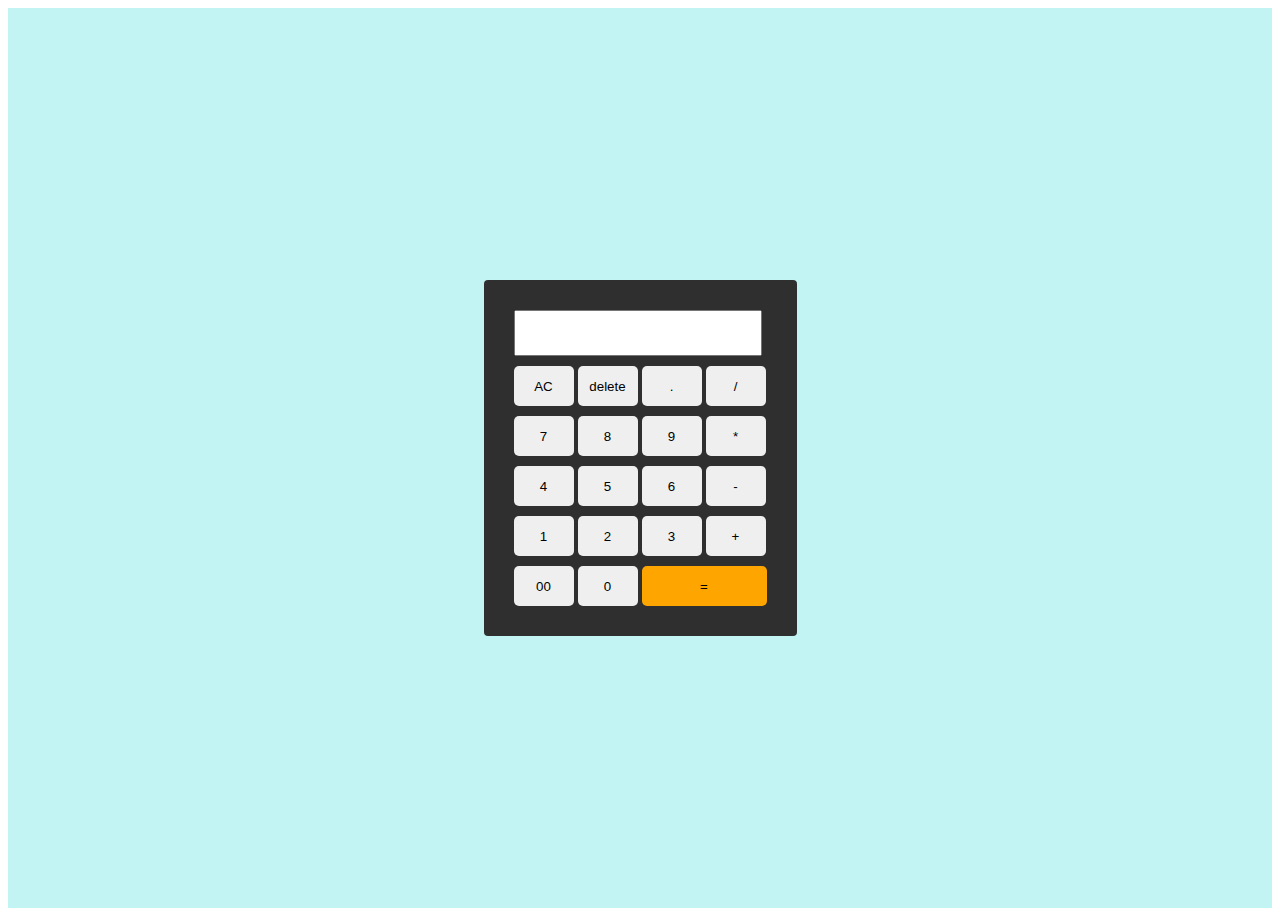
<file: calculator/index.html>
<!DOCTYPE html>
<html>

<link>
<title>
    Calculator
</title>
<link rel="stylesheet" href="styles23.css">
</head>

<body>
    <div class="container">
        <div class="calc">
            <form>
                <div>
                   <input class="screen" type="text" name="display"> 
                </div>
                <div>
                    <input class="cbutton" type="button" value="AC" onclick="display.value = ''"> 
                    <input class="cbutton" type="button" value="delete" onclick="display.value = (display.value.toString().slice(0,-1))"> 
                    <input class="cbutton" type="button" value="."> 
                    <input class="cbutton" type="button" value="/"> 
                </div>
                <div>
                    <input class="cbutton" type="button" value="7" onclick="display.value += '7'"> 
                    <input class="cbutton" type="button" value="8" onclick="display.value += '8'"> 
                    <input class="cbutton" type="button" value="9" onclick="display.value += '9'"> 
                    <input class="cbutton" type="button" value="*"onclick="display.value += '*'"> 
                </div>
                <div>
                    <input class="cbutton" type="button" value="4" onclick="display.value += '4'"> 
                    <input class="cbutton" type="button" value="5" onclick="display.value += '5'"> 
                    <input class="cbutton" type="button" value="6" name = six onclick="display.value += six.value"> 
                    <input class="cbutton" type="button" value="-" onclick="display.value += '-'"> 
                </div>
                <div>
                    <input class="cbutton" type="button" value="1" onclick="display.value += '1'"> 
                    <input class="cbutton" type="button" value="2"onclick="display.value += '2'"> 
                    <input class="cbutton" type="button" value="3"onclick="display.value += '3'"> 
                    <input class="cbutton" type="button" value="+"onclick="display.value += '+'"> 
                </div>
                <div>
                    <input class="cbutton" type="button" value="00" onclick="display.value += '00'"> 
                    <input class="cbutton" type="button" value="0" onclick="display.value += '0'"> 
                    <input class="equal" type="button" value="=" onclick="display.value = eval(display.value)"> 
                </div>
            </form>
        </div>
    </div>
</body>

</html>
</file>
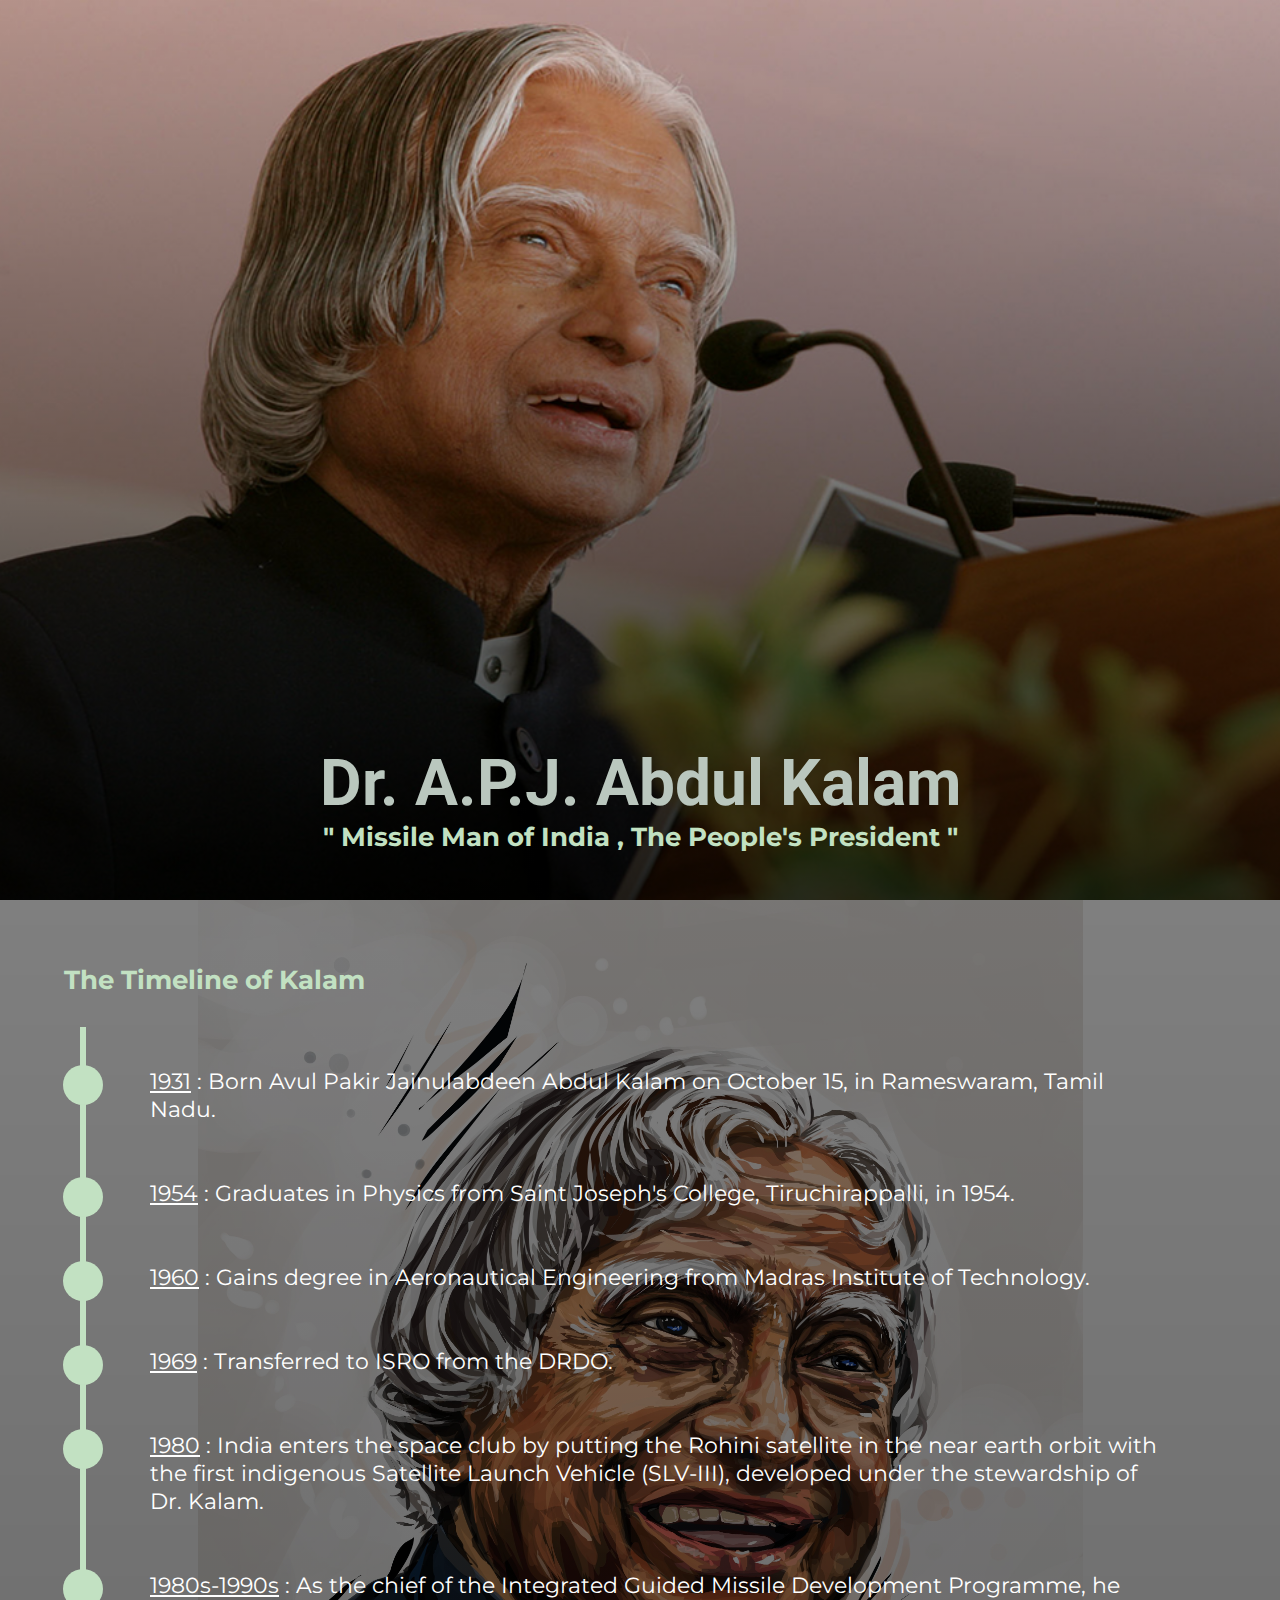
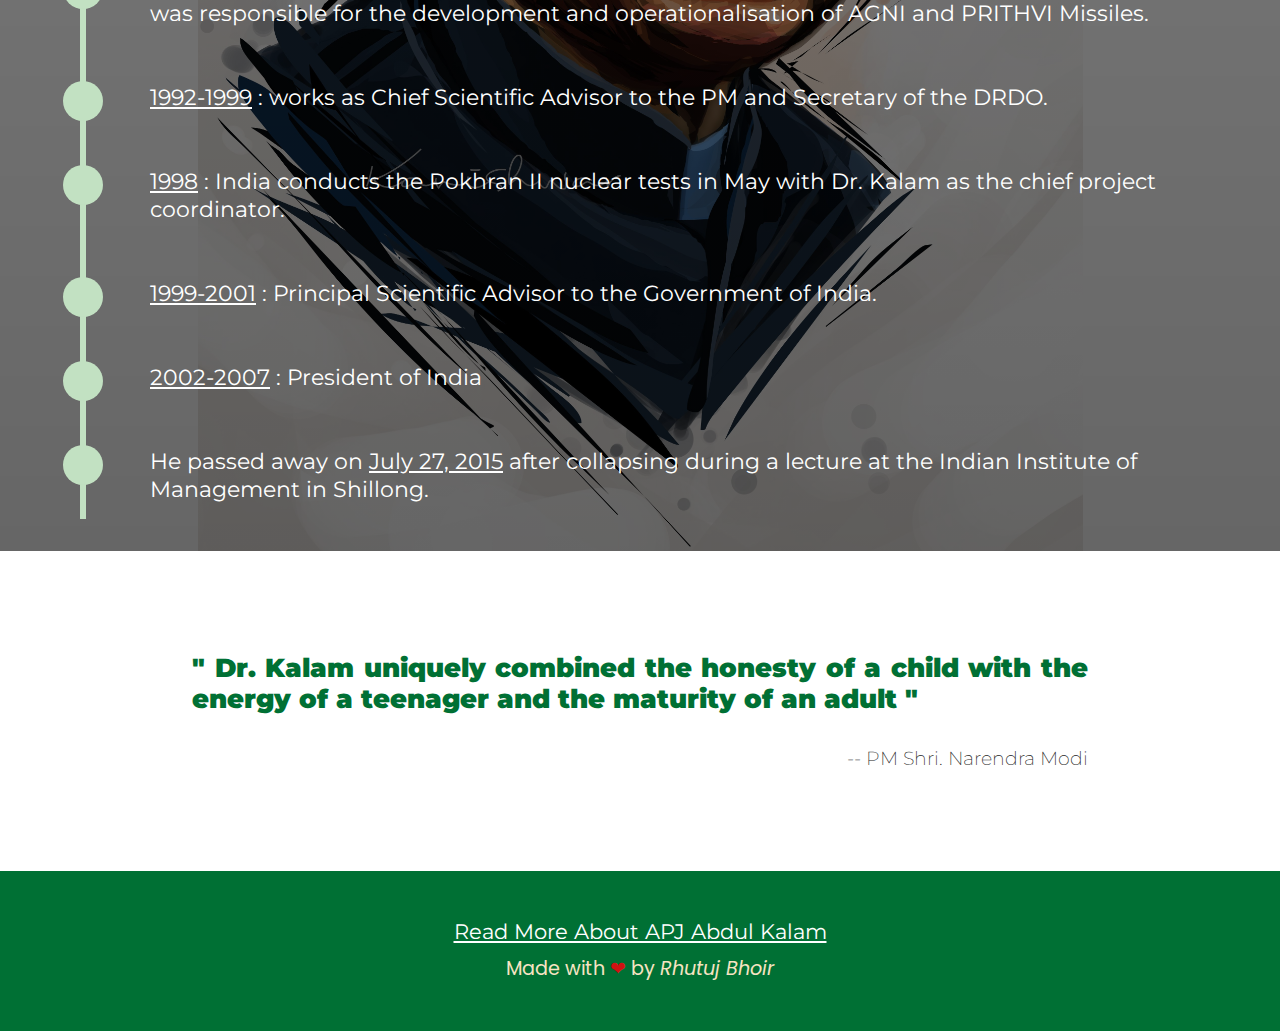
<file: Tribute Page/index.html>
<!DOCTYPE html>
<html lang="en">

<head>
    <meta charset="UTF-8">
    <meta name="description" content="Tribute Page - Dr. A.P.J. Abdul Kalam">
    <meta name="keywords"
        content="tribute page , abdul kalam, kalam, essay on kalam , Tribute Page - Dr. A.P.J. Abdul Kalam, tribute to abdul kalam , APJ kalam , github pages, demo website, projects using html and css only, short description about abdul kalam">
    <meta http-equiv="X-UA-Compatible" content="IE=edge">
    <meta name="author" content="Rhutuj Bhoir">
    <meta name="viewport" content="width=device-width, initial-scale=1.0">
    <title>Tribute Page - Dr. A.P.J. Abdul Kalam</title>
    <link rel="stylesheet" href="style.css">
    <link rel="stylesheet" href="responsive.css">
</head>

<body>
    <header class="hero-section flex">
        <!-- <img src="images/Announcements.jpg" alt=""> -->
        <div class="hero-section-content flex">
            <h1 class="main-heading">Dr. A.P.J. Abdul Kalam</h1>
            <h2 class="sub-heading">" Missile Man of India , The People's President "</h2>
        </div>
    </header>
    <main>
        <section class="container timeline">
            <h2 class="sub-heading timeline-heading">The Timeline of Kalam</h2>
            <ul class="timeline-content flex">
                <li>
                    <p><a href="https://en.wikipedia.org/wiki/A._P._J._Abdul_Kalam#:~:text=Avul%20Pakir%20Jainulabdeen%20Abdul%20Kalam%20was,and%20one%20sister%20in%20his%20family."
                            target="_blank">1931</a> : Born Avul Pakir Jainulabdeen Abdul Kalam on October 15, in
                        Rameswaram, Tamil Nadu.</p>
                </li>
                <li>
                    <p><a href="https://en.wikipedia.org/wiki/A._P._J._Abdul_Kalam#:~:text=In%20his%20school,of%20Technology."
                            target="_blank">1954</a> : Graduates in Physics from Saint Joseph's College,
                        Tiruchirappalli, in 1954.</p>
                </li>
                <li>
                    <p><a href="https://en.wikipedia.org/wiki/A._P._J._Abdul_Kalam#:~:text=After%20graduating%20from,Service%20(DRDS)."
                            target="_blank">1960</a> : Gains degree in Aeronautical Engineering from Madras Institute of
                        Technology.</p>
                </li>
                <li>
                    <p><a href="https://en.wikipedia.org/wiki/A._P._J._Abdul_Kalam#:~:text=He%20started%20his,Organisation%20(ISRO)"
                            target="_blank">1969</a> : Transferred to ISRO from the DRDO.</p>
                </li>
                <li>
                    <p><a href="https://en.wikipedia.org/wiki/A._P._J._Abdul_Kalam#:~:text=he%20was%20the%20project%20director%20of%20India%27s%20first%20Satellite%20Launch%20Vehicle%20(SLV%2DIII)%20which%20successfully%20deployed%20the%20Rohini%20satellite%20in%20near%2Dearth%20orbit%20in%20July%201980"
                            target="_blank">1980</a> : India enters the space club by putting the Rohini satellite in
                        the near earth orbit with
                        the first indigenous Satellite Launch Vehicle (SLV-III), developed under the stewardship of Dr.
                        Kalam.</p>
                </li>
                <li>
                    <p><a href="https://en.wikipedia.org/wiki/A._P._J._Abdul_Kalam#:~:text=Kalam%20played%20a%20major%20part%20in%20developing%20many%20missiles%20under%20the%20mission%20including%20Agni%2C%20an%20intermediate%20range%20ballistic%20missile%20and%20Prithvi%2C%20the%20tactical%20surface%2Dto%2Dsurface%20missile%2C%20although%20the%20projects%20have%20been%20criticised%20for%20mismanagement%20and%20cost%20and%20time%20overruns."
                            target="_blank">1980s-1990s</a> : As the chief of the Integrated Guided Missile Development
                        Programme, he was
                        responsible for the development and operationalisation of AGNI and PRITHVI Missiles.</p>
                </li>
                <li>
                    <p><a href="https://en.wikipedia.org/wiki/A._P._J._Abdul_Kalam#:~:text=Kalam%20served%20as,known%20nuclear%20scientist."
                            target="_blank">1992-1999</a> : works as Chief Scientific Advisor to the PM and Secretary of
                        the DRDO.</p>
                </li>
                <li>
                    <p><a href="https://en.wikipedia.org/wiki/A._P._J._Abdul_Kalam#:~:text=In%201998%2C%20along%20with%20cardiologist%20Soma%20Raju%2C%20Kalam%20developed%20a%20low%20cost%20coronary%20stent%2C%20named%20the%20%22Kalam%2DRaju%20Stent%22.%5B36%5D%5B37%5D%20In%202012%2C%20the%20duo%20designed%20a%20rugged%20tablet%20computer%20for%20health%20care%20in%20rural%20areas%2C%20which%20was%20named%20the%20%22Kalam%2DRaju%20Tablet%22."
                            target="_blank">1998</a> : India conducts the Pokhran II nuclear tests in May with Dr. Kalam
                        as the chief project
                        coordinator.</p>
                </li>
                <li>
                    <p><a href="https://en.wikipedia.org/wiki/A._P._J._Abdul_Kalam#:~:text=Kalam%20served%20as%20the%20Chief%20Scientific%20Adviser%20to%20the%20Prime%20Minister%20and%20Secretary%20of%20the%20Defence%20Research%20and%20Development%20Organisation%20from%20July%201992%20to%20December%201999."
                            target="_blank">1999-2001</a> : Principal Scientific Advisor to the Government of India.</p>
                </li>
                <li>
                    <p><a href="https://en.wikipedia.org/wiki/A._P._J._Abdul_Kalam#:~:text=Kalam%20served%20as%20the%2011th%20president%20of%20India%2C%20succeeding%20K.%20R.%20Narayanan.%20He%20won%20the%202002%20presidential%20election%20with%20an%20electoral%20vote%20of%20922%2C884%2C%20surpassing%20the%20107%2C366%20votes%20won%20by%20Lakshmi%20Sahgal.%20His%20term%20lasted%20from%2025%20July%202002%2C%20to%2025%20July%202007."
                            target="_blank">2002-2007</a> : President of India</p>
                </li>
                <li>
                    <p>He passed away on <a
                            href="https://en.wikipedia.org/wiki/A._P._J._Abdul_Kalam#:~:text=On%2027%20July%202015%2C%20Kalam,guy!%20Are%20you%20doing%20well%3F%22"
                            target="_blank">July 27, 2015</a> after collapsing during a lecture at the Indian Institute
                        of
                        Management in Shillong.</p>
                </li>
            </ul>
        </section>
    </main>

    <section class="container quote-section flex">
        <p class="quote-text quotefont">
            " Dr. Kalam uniquely combined the honesty of a child with the energy of a teenager and the maturity of an
            adult "<span>-- PM Shri. Narendra Modi</span>
        </p>
    </section>
    <footer class="footer flex">
        <div class="footer-content ">
            <a class="read-more" href="https://en.wikipedia.org/wiki/A._P._J._Abdul_Kalam" target="_blank">Read More
                About APJ Abdul
                Kalam</a>
            <p class="copyright">Made with <span>&#10084;</span> by <em>Rhutuj Bhoir</em> </p>
        </div>
    </footer>

</body>

</html>
</file>
<file: calculator/styles23.css>
.container{
    width:100%;
    height: 100vh;
    background-color: rgb(194, 244, 244);
    display: flex;
    justify-content: center;
    align-items: center;
}

.calc{
    background: rgb(48, 47, 47);
    padding: 30px;
    border-radius: 4px;
}

.cbutton{
    border:1px;
    border-radius: 5px;
    width:60px;
    height: 40px;
    margin-top: 10px;
    cursor: pointer;
}

.screen{
    width:240px;
    text-align:right;
    height: 40px;
    font-size: 30px;

}

.equal{
    border:1px;
    border-radius: 5px;
    width:125px;
    height: 40px;
    margin-top: 10px;
    cursor: pointer;
    background-color: orange;
}
</file>
<file: Tribute Page/style.css>
@import url('https://fonts.googleapis.com/css2?family=Bebas+Neue&family=Montserrat&family=Orbitron&family=Oswald:wght@300&family=Poppins:wght@400;700&family=Roboto:wght@400;700&family=Teko:wght@300&display=swap');

/* font-family: 'Bebas Neue', cursive;
font-family: 'Montserrat', sans-serif;
font-family: 'Orbitron', sans-serif;
font-family: 'Oswald', sans-serif;
font-family: 'Poppins', sans-serif;
font-family: 'Roboto', sans-serif;
font-family: 'Teko', sans-serif; */

:root {
    --primary-text-color: #BAC7BE;
    --secondary-text-color: #C2E1C2;
    --inline-padding: 2rem;
    --inline-margin: 3rem;
}


* {
    margin: 0;
    padding: 0;
    box-sizing: border-box;
}


body {
    font-family: 'Poppins', sans-serif;
    /* text-shadow: 2px 7px 5px rgba(0,0,0,0.3), 
    0px -4px 10px rgba(49, 49, 49, 0.3); */
}

/* Utility Classes start*/
.container {
    max-width: 1440px;
    min-width: 500px;
    margin-inline: auto;
    padding: var(--inline-padding);
}

.main-heading {
    font-size: 4rem;
    color: var(--primary-text-color);
    font-family: 'Roboto', sans-serif;
}

.sub-heading {
    font-size: 1.6rem;
    color: var(--secondary-text-color);
    font-family: 'Montserrat', sans-serif;
}

h3 {}

li {
    font-size: 1.4rem;
    font-family: 'Montserrat', sans-serif;
    color: rgb(255, 255, 255);
}
.quotefont{
    font-family: 'Montserrat', sans-serif;
    color: #007034;
    font-weight: 900; 
    font-size: 1.6rem;
}
.flex {
    display: flex;
    align-items: center;
    justify-content: center;
}

ul {
    list-style: none;
}
a{
    color: #ffffff;
    font-family: 'Montserrat', sans-serif;
}


/* Utility Classes end*/




.hero-section {
    min-height: 100vh;
    min-width: 95vw;
    align-items: end;
    background: linear-gradient(rgb(0, 0, 0, 0.1), rgb(0, 0, 0, 0.8)), url(images/Announcements.jpg) no-repeat center center/cover;
    background-size: cover;
    background-position: top;
    /* background-attachment: fixed; */
}

.hero-section-content {
    flex-direction: column;
    margin-bottom: 3rem;
    text-align: center;
}

.timeline {
    background: linear-gradient(rgb(0, 0, 0, 0.5), rgb(0, 0, 0, 0.6)), url(images/wp6598927-a-p-j-abdul-kalam-wallpapers.jpg) no-repeat center center/cover;
    background-blend-mode: darken;
    background-size: contain;
    background-position: center;
}

.timeline-heading {
    padding: 2rem;
}

.timeline-content {
    min-height: 100%;
    flex-direction: column;
    align-items: flex-start;
    border-left: 6px solid var(--secondary-text-color);
    padding-inline: var(--inline-padding);
    margin-inline: var(--inline-margin);
}

.timeline-content li {
    padding-left: 2rem;
    padding-bottom: 1rem;
}

li::before {
    display: block;
    content: " ";
    position: relative;
    top: 2.35rem;
    left: -5.45rem;
    height: 2.5rem;
    width: 2.5rem;
    background-color: var(--secondary-text-color);
    border-radius: 50%;
}

.quote-section{
    min-height: 20rem;
    background-color: #ffffff;
    flex-direction: column;
    text-align: justify;
}
.quote-text{
    margin-inline: 10rem;
    
}
.quote-text span{
    display: block;
    text-align: right;
    margin-top: 2rem;
    font-size: 1.2rem;
    font-weight: 200;
    color: #242424;
}

.footer{
    min-height: 10rem;
    background-color: #007034;
    text-align: center;
}
.read-more{
    font-size: 1.3rem;
}
.copyright{
    margin-top: 0.5rem;
    color: #f6e4c2;
    font-size: 1.2rem;
}
.copyright span{
    color: #cf1212;
}
</file>
<file: Tribute Page/responsive.css>
@media (width >=1024px) {
    /* code  */
}

@media only screen and (max-width: 1024px) {
    :root {
        --inline-padding: 1.5rem;
        --inline-margin: 2.5rem;
    }
    /* utility classes start  */
    .main-heading {
        font-size: 3rem;
    }

    .sub-heading {
        font-size: 1.2rem;
    }

    li {
        font-size: 1.2rem;
    }

    .quotefont {
        font-size: 1.3rem;
    }
    /* utility classes end  */

    .timeline {
        background-size: cover;
    }

    .timeline-content li {
        padding-left: 1.5rem;
        padding-bottom: 0.8rem;
    }

    li::before {
        top: 2.1rem;
        left: -4.5rem;
        height: 2.5rem;
        width: 2.5rem;
    }

    .quote-text {
        margin-inline: 5rem;
    }

    .quote-text span {
        margin-top: 1.8rem;
        font-size: 1.1rem;
    }

    .read-more {
        font-size: 1.2rem;
    }

    .copyright {
        font-size: 1.1rem;
    }


}

@media only screen and (max-width: 768px) {
    :root {
        --inline-padding: 0.5rem;
        --inline-margin: 0.5rem;
    }

    /* utility classes start  */

    .container {
        min-width: 300px;
        padding: var(--inline-padding);
    }

    .main-heading {
        font-size: 2.5rem;
    }

    .sub-heading {
        font-size: 1.05rem;
    }

    li {
        font-size: 1rem;
    }
    .quotefont {
        font-size: 1.1rem;
    }

    /* utility classes end  */

    .hero-section {
        min-height: 80vh;
        background-position: top center;
    }

    .hero-section-content {
        margin-bottom: 1.5rem;
    }

    

    .timeline-heading {
        padding: 1.5rem 1rem;
    }

    .timeline-content {
        border-left: 3px solid var(--secondary-text-color);
        ;
    }

    .timeline-content li {
        padding-left: 1rem;
        padding-bottom: 0;
    }

    li::before {
        top: 1.35rem;
        left: -2.35rem;
        height: 1.5rem;
        width: 1.5rem;
    }
    .quote-section{
        min-height: 15rem;
    }
    .quote-text {
        margin-inline: 1rem;
    }

    .quote-text span {
        margin-top: 1.8rem;
        font-size: 1rem;
    }
    .footer{
        min-height: 8rem;
    }
    .read-more {
        font-size: 1rem;
    }

    .copyright {
        margin-top: 0.3rem;
        font-size: 0.9rem;
    }


}

@media only screen and (max-width : 500px) {
    /* Utility Classes start*/
    .main-heading {
        font-size: 1.5rem;
    }
    .sub-heading {
        font-size: 0.8rem;
    }

    li {
        font-size: 0.8rem;
    }
    .quotefont {
        font-size: 0.8rem;
    }

    /* utility classes end  */
    .hero-section {
        min-height: 40vh;
        background-position: top center;
    }

    .hero-section-content {
        margin-bottom: 1rem;
    }
    .timeline-heading{
        padding: 0.8rem 0.5rem;
    }
    .timeline-content {
        border-left: 2px solid var(--secondary-text-color);
    }

    .timeline-content li {
        padding-left: 0.5rem;
        padding-bottom: 0;
    }
    li::before {
        top: 0.95rem;
        left: -1.5rem;
        height: 0.9rem;
        width: 0.9rem;
    }
    .quote-section{
        min-height: 10rem;
    }
    .quote-text {
        margin-inline: 0.5rem;
    }

    .quote-text span {
        margin-top: 0.6rem;
        font-size: 0.7rem;
    }
    .footer{
        min-height: 7rem;
    }
    .read-more {
        font-size: 0.8rem;
    }

    .copyright {
        margin-top: 0.15rem;
        font-size: 0.75rem;
    }
}




/* 
@media (400px <= width <= 1000px) {
    .footer{
        background-color: orange;
    }
} */
</file>
